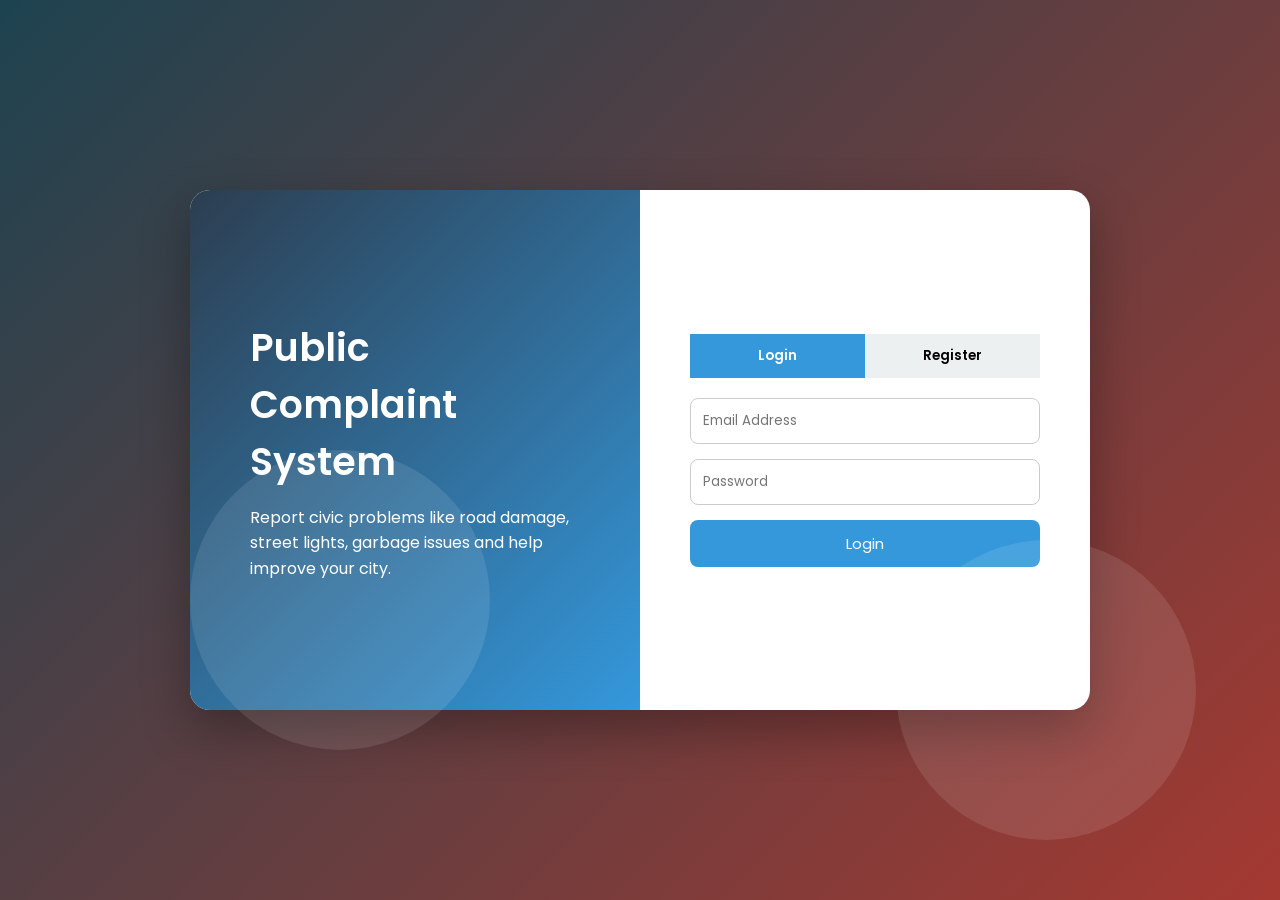
<file: index.html>
<!DOCTYPE html>
<html lang="en">
<head>

<meta charset="UTF-8">
<meta name="viewport" content="width=device-width, initial-scale=1.0">

<title>Public Complaint System</title>

<link rel="stylesheet" href="style.css">

<link href="https://fonts.googleapis.com/css2?family=Poppins:wght@300;400;600&display=swap" rel="stylesheet">

</head>

<body>

<div class="floating-shapes"></div>

<div class="main-container">

<div class="left-panel">

<h1 class="title">Public Complaint System</h1>

<p class="description">
Report civic problems like road damage, street lights,
garbage issues and help improve your city.
</p>

</div>

<div class="right-panel">

<div class="tabs">

<button id="loginTab" class="active">Login</button>
<button id="registerTab">Register</button>

</div>

<form id="loginForm">

<input type="email" placeholder="Email Address" required>

<input type="password" placeholder="Password" required>

<button type="submit" class="btn">Login</button>

</form>

<form id="registerForm">

<input type="text" placeholder="Full Name" required>

<input type="email" placeholder="Email Address" required>

<input type="password" placeholder="Password" required>

<input type="password" placeholder="Confirm Password" required>

<button type="submit" class="btn">Register</button>

</form>

</div>

</div>

<script src="script.js"></script>

</body>
</html>
</file>
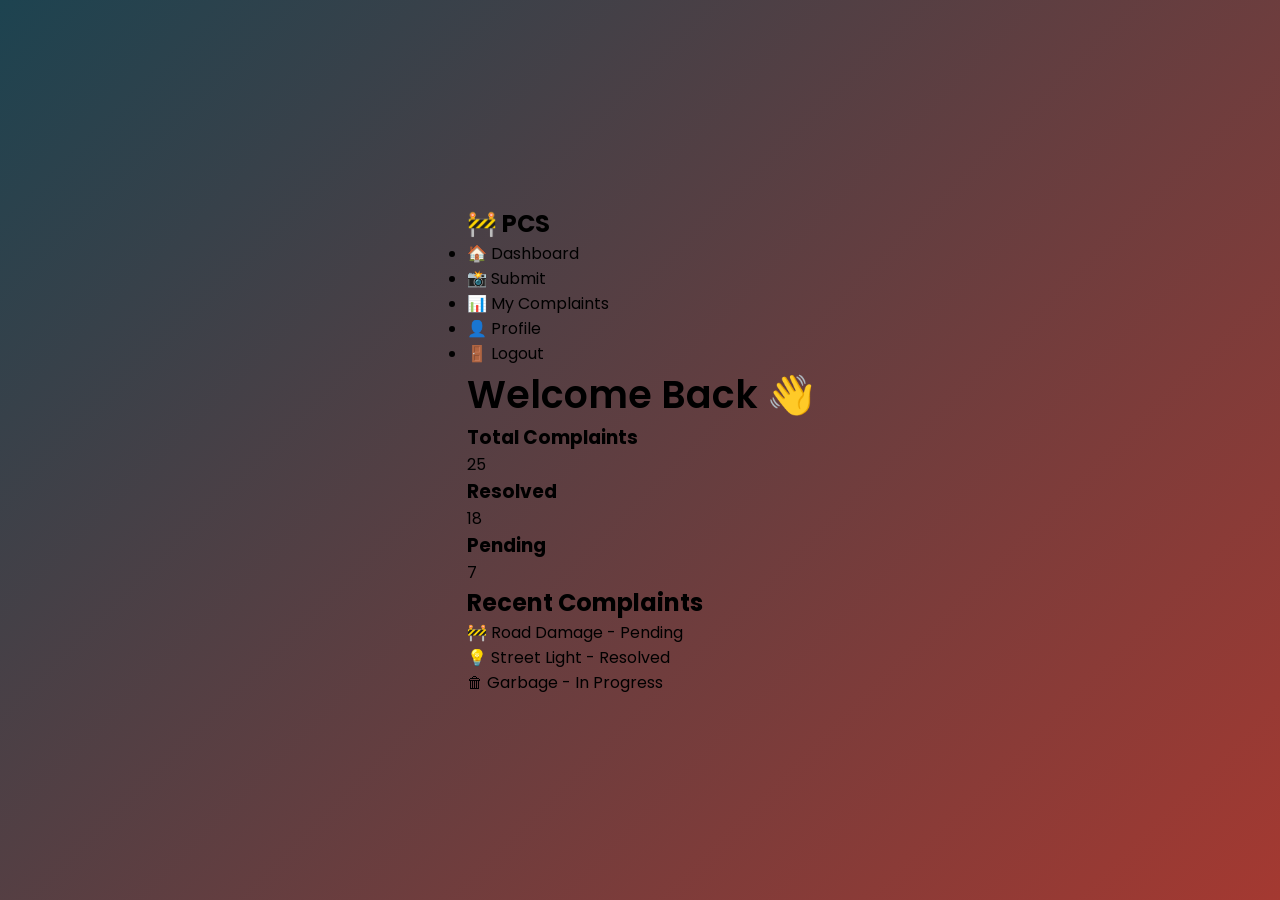
<file: dashboard.html>
<!DOCTYPE html>
<html lang="en">
<head>

<meta charset="UTF-8">
<meta name="viewport" content="width=device-width, initial-scale=1.0">
<title>Dashboard</title>

<link rel="stylesheet" href="style.css">
<link href="https://fonts.googleapis.com/css2?family=Poppins:wght@300;500;700&display=swap" rel="stylesheet">
<script src="dashboard.js"></script>
</head>

<body>

<div class="bg-animation"></div>

<div class="dashboard">

<!-- Sidebar -->

<div class="sidebar">

<h2>🚧 PCS</h2>

<ul>
<li class="active">🏠 Dashboard</li>
<li>📸 Submit</li>
<li>📊 My Complaints</li>
<li>👤 Profile</li>
<li onclick="logout()">🚪 Logout</li>
</ul>

</div>

<!-- Main -->

<div class="main">

<h1 class="title">Welcome Back 👋</h1>

<div class="cards">

<div class="card">
<h3>Total Complaints</h3>
<p>25</p>
</div>

<div class="card">
<h3>Resolved</h3>
<p>18</p>
</div>

<div class="card">
<h3>Pending</h3>
<p>7</p>
</div>

</div>

<div class="recent">

<h2>Recent Complaints</h2>

<div class="complaint">🚧 Road Damage - Pending</div>
<div class="complaint">💡 Street Light - Resolved</div>
<div class="complaint">🗑 Garbage - In Progress</div>

</div>

</div>

</div>

<script>
function logout(){
window.location.href="index.html";
}
</script>

</body>
</html>
</file>
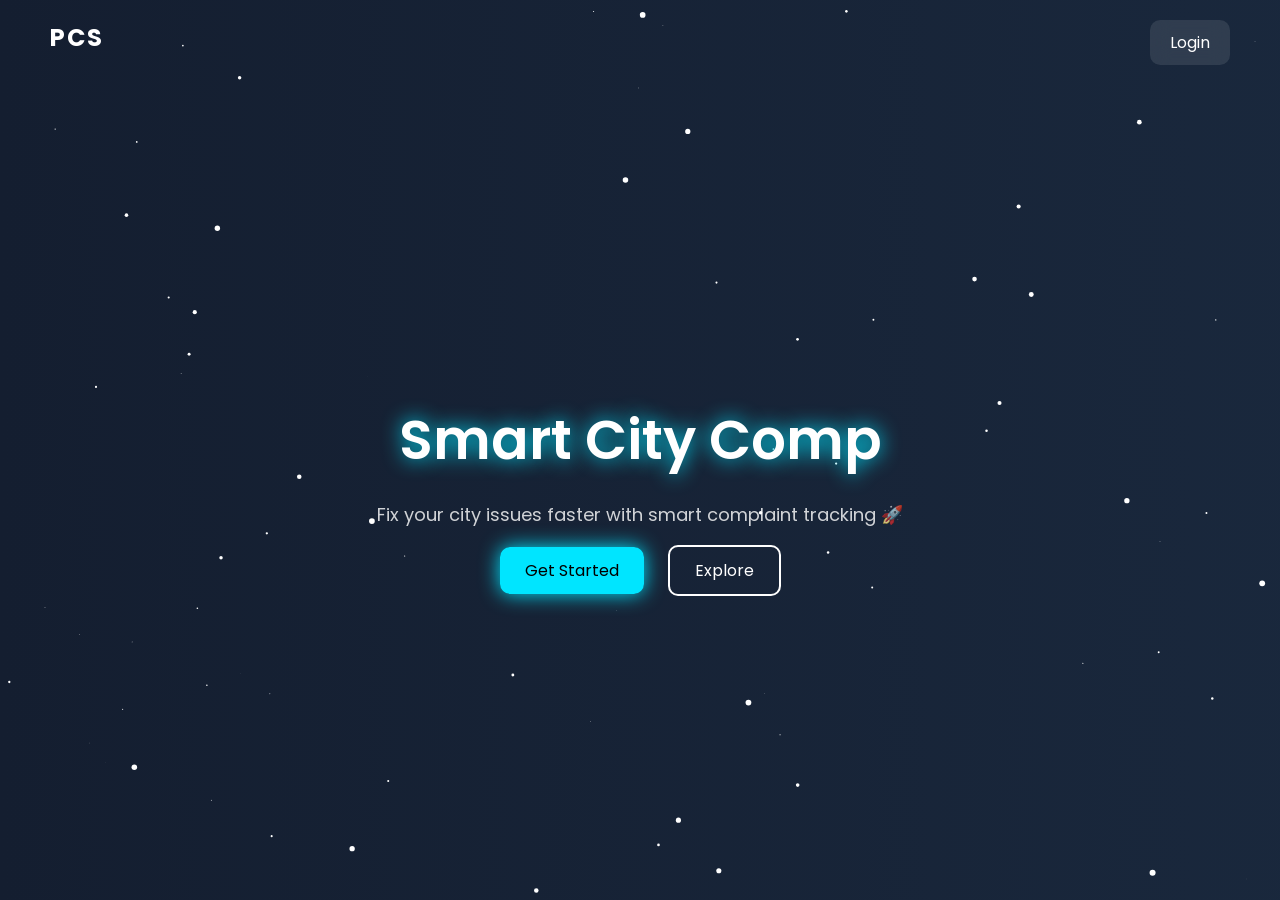
<file: landing.html>
<!DOCTYPE html>
<html lang="en">
<head>
<meta charset="UTF-8">
<meta name="viewport" content="width=device-width, initial-scale=1.0">

<title>Smart Complaint System</title>

<link rel="stylesheet" href="landing.css">

<link href="https://fonts.googleapis.com/css2?family=Poppins:wght@300;400;600&display=swap" rel="stylesheet">

</head>
<body>

<canvas id="particles"></canvas>

<nav class="navbar">
<h2 class="logo">PCS</h2>
<a href="index.html" class="nav-btn">Login</a>
</nav>

<section class="hero">

<h1 class="hero-title">
<span id="typing"></span>
</h1>

<p class="hero-sub">
Fix your city issues faster with smart complaint tracking 🚀
</p>

<div class="hero-buttons">
<a href="index.html" class="btn primary">Get Started</a>
<a href="#" class="btn secondary">Explore</a>
</div>

</section>

</body>
<script src="landing.js"></script>
</html>
</file>
<file: style.css>
*{
margin:0;
padding:0;
box-sizing:border-box;
font-family:'Poppins',sans-serif;
}

body{

height:100vh;
display:flex;
justify-content:center;
align-items:center;
background:linear-gradient(135deg,#1d4350,#a43931);
overflow:hidden;
}

/* Floating shapes */

.floating-shapes::before,
.floating-shapes::after{

content:"";
position:absolute;
width:300px;
height:300px;
background:rgba(255,255,255,0.1);
border-radius:50%;
animation:float 10s infinite linear;

}

.floating-shapes::after{

top:60%;
left:70%;

}

@keyframes float{

0%{transform:translateY(0)}
50%{transform:translateY(-40px)}
100%{transform:translateY(0)}

}

/* Container */

.main-container{

width:900px;
height:520px;
background:white;
display:flex;
border-radius:20px;
overflow:hidden;
box-shadow:0 20px 50px rgba(0,0,0,0.3);

}

/* Left */

.left-panel{

width:50%;
background:linear-gradient(135deg,#2c3e50,#3498db);
color:white;
padding:60px;
display:flex;
flex-direction:column;
justify-content:center;

}

/* Animated title */

.title{

font-size:38px;
font-weight:600;
animation:textGlow 2s infinite alternate;

}

@keyframes textGlow{

from{ text-shadow:0 0 5px #fff }
to{ text-shadow:0 0 20px #00e5ff }

}

.description{

margin-top:15px;
line-height:1.6;
animation:fadeIn 2s ease;

}

@keyframes fadeIn{

from{opacity:0; transform:translateY(20px)}
to{opacity:1; transform:translateY(0)}

}

/* Right */

.right-panel{

width:50%;
padding:50px;
display:flex;
flex-direction:column;
justify-content:center;

}

/* Tabs */

.tabs{

display:flex;
margin-bottom:20px;

}

.tabs button{

flex:1;
padding:12px;
border:none;
background:#ecf0f1;
cursor:pointer;
font-weight:600;
transition:0.3s;

}

.tabs button.active{

background:#3498db;
color:white;

}

/* Forms */

form{

display:flex;
flex-direction:column;
gap:15px;

}

input{

padding:12px;
border-radius:8px;
border:1px solid #ccc;
transition:0.3s;

}

input:focus{

border-color:#3498db;
box-shadow:0 0 10px rgba(52,152,219,0.5);

}

/* Animated button */

.btn{

padding:12px;
border:none;
background:#3498db;
color:white;
border-radius:8px;
cursor:pointer;
font-size:15px;
transition:0.3s;

}

.btn:hover{

background:#1f6db2;
transform:scale(1.05);
box-shadow:0 10px 20px rgba(0,0,0,0.3);

}

#registerForm{

display:none;

}
</file>
<file: landing.css>
*{
margin:0;
padding:0;
box-sizing:border-box;
font-family:'Poppins',sans-serif;
}

body{
height:100vh;
overflow:hidden;
background:linear-gradient(270deg,#141e30,#243b55,#141e30);
background-size:600% 600%;
animation:bgMove 12s infinite;
color:white;
}

/* Background animation */

@keyframes bgMove{
0%{background-position:0%}
50%{background-position:100%}
100%{background-position:0%}
}

/* Canvas */

#particles{
position:absolute;
top:0;
left:0;
width:100%;
height:100%;
z-index:-1;
}

/* Navbar */

.navbar{
display:flex;
justify-content:space-between;
padding:20px 50px;
}

.logo{
font-size:24px;
letter-spacing:2px;
}

.nav-btn{
background:rgba(255,255,255,0.1);
padding:10px 20px;
border-radius:10px;
color:white;
text-decoration:none;
backdrop-filter:blur(10px);
transition:0.3s;
}

.nav-btn:hover{
background:rgba(255,255,255,0.3);
transform:scale(1.1);
}

/* Hero */

.hero{
height:90vh;
display:flex;
flex-direction:column;
justify-content:center;
align-items:center;
text-align:center;
}

/* Title */

.hero-title{
font-size:55px;
font-weight:600;
text-shadow:0 0 20px #00e5ff;
}

/* Subtitle */

.hero-sub{
margin-top:20px;
font-size:18px;
opacity:0.8;
animation:fade 2s ease;
}

@keyframes fade{
from{opacity:0}
to{opacity:1}
}

/* Buttons */

.hero-buttons{
margin-top:30px;
}

.btn{
padding:12px 25px;
border-radius:10px;
margin:10px;
text-decoration:none;
transition:0.3s;
}

.primary{
background:#00e5ff;
color:black;
box-shadow:0 0 20px #00e5ff;
}

.secondary{
border:2px solid white;
color:white;
}

.btn:hover{
transform:translateY(-5px);
box-shadow:0 10px 25px rgba(0,0,0,0.4);
}
</file>
